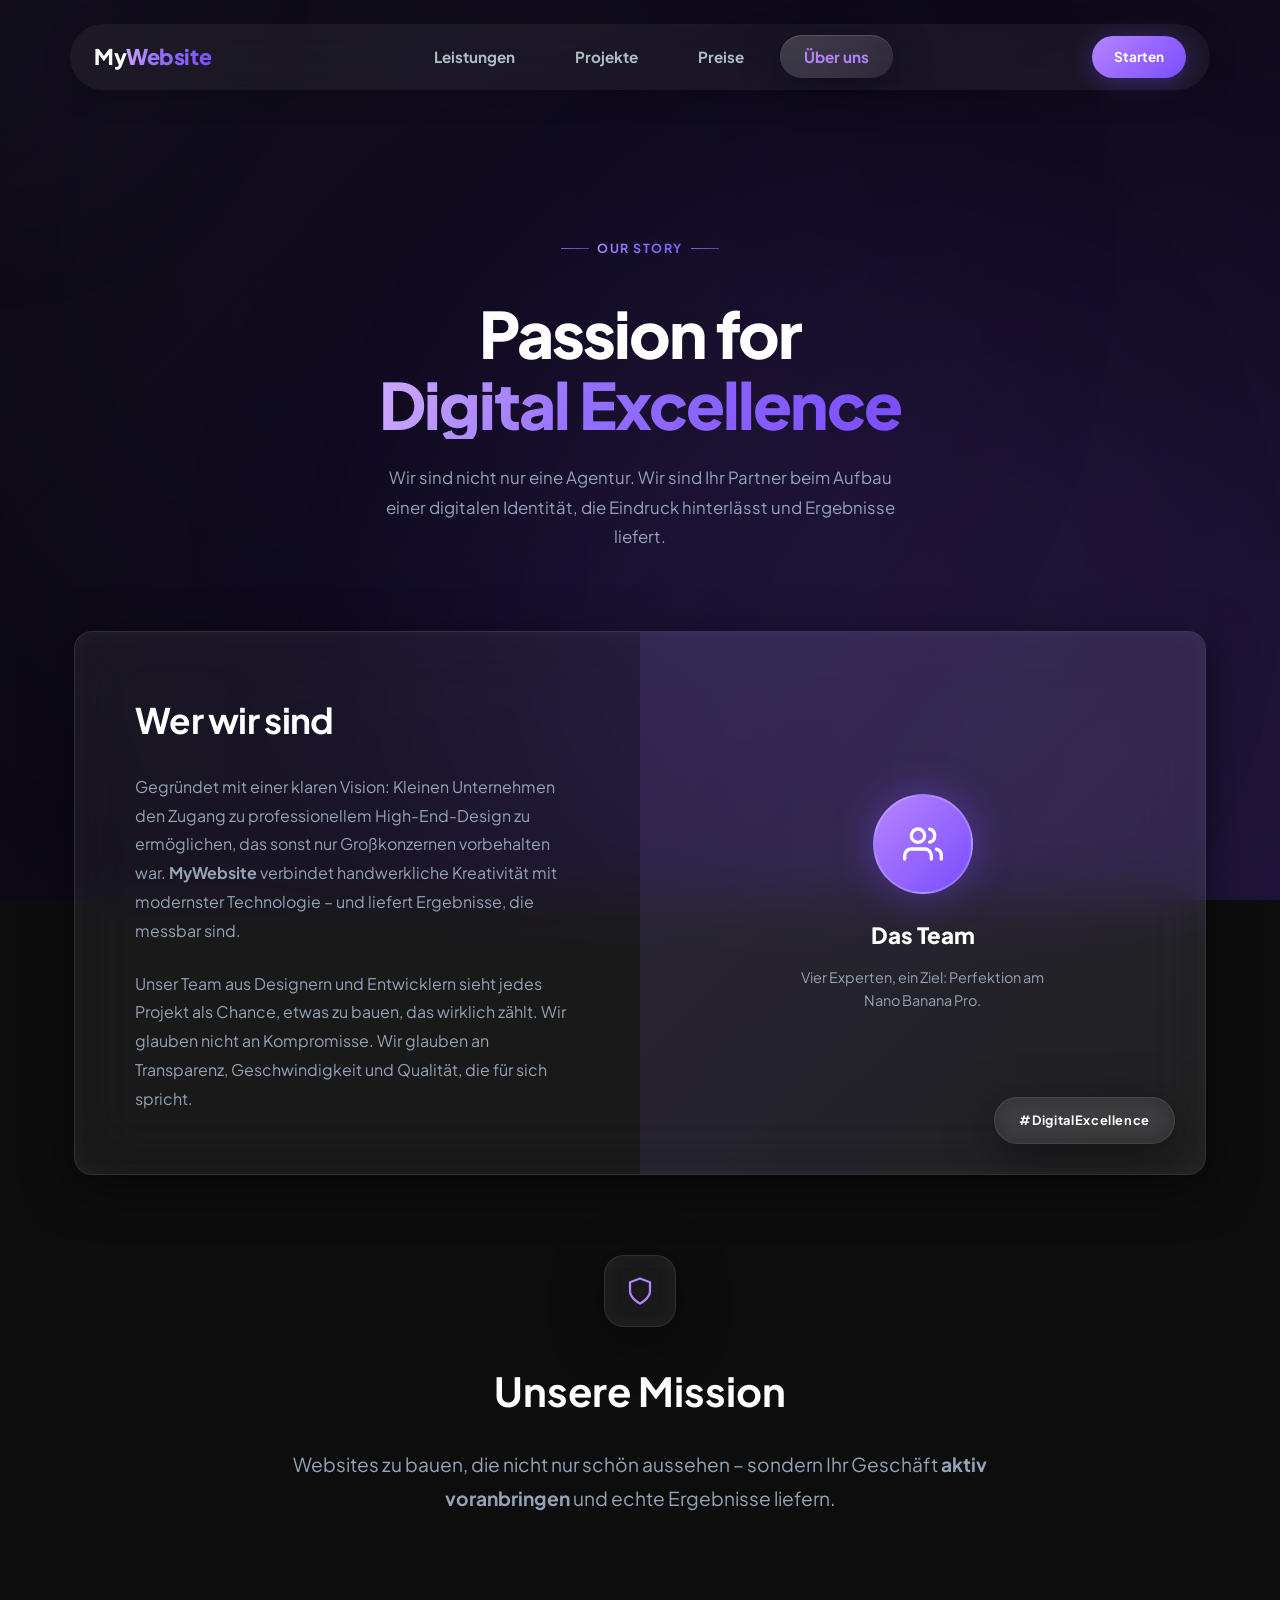
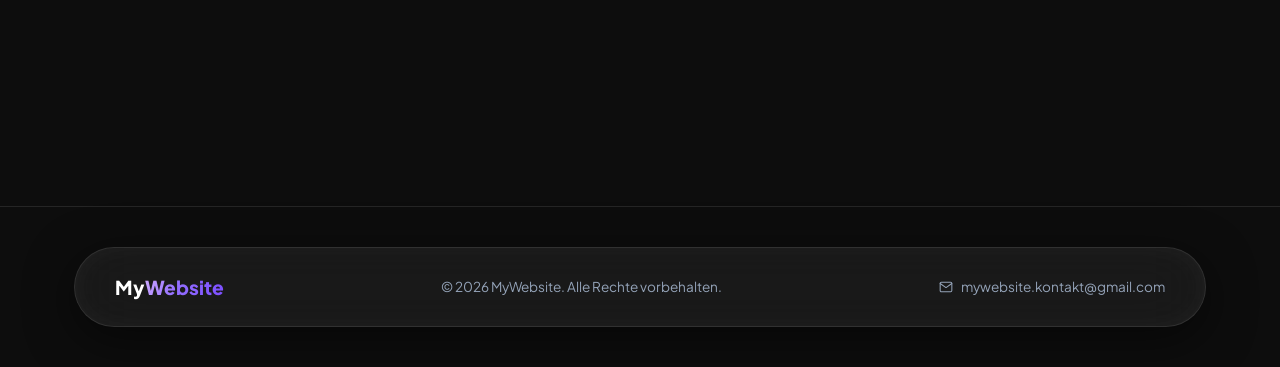
<file: about.html>
<!DOCTYPE html>
<html lang="de">
<head>
  <meta charset="UTF-8" />
  <meta name="viewport" content="width=device-width, initial-scale=1.0" />
  <meta name="description" content="Erfahren Sie mehr über MyWebsite – Ihr Partner für professionelles Webdesign." />
  <title>About Us — MyWebsite</title>

  <!-- Fonts -->
  <link rel="preconnect" href="https://fonts.googleapis.com" />
  <link rel="preconnect" href="https://fonts.gstatic.com" crossorigin />

  <!-- Stylesheet (Same as main site) -->
  <link rel="stylesheet" href="css/style.css?v=2.0" />
</head>
<body class="subpage about-page">

  <!-- ── Ambient Background (Liquid Aurora) ────────────────── -->
  <div class="ambient-layer" aria-hidden="true">
    <div class="ambient-shape ambient-shape-1"></div>
    <div class="ambient-shape ambient-shape-2"></div>
    <div class="ambient-shape ambient-shape-3"></div>
  </div>
  <div class="mouse-glow" id="mouseGlow" aria-hidden="true"></div>

  <!-- ══════════════════════════════════════════════════════════
       NAVIGATION
       ══════════════════════════════════════════════════════════ -->
  <nav class="navbar" id="navbar">
    <div class="container">
      <a class="nav-logo" href="index.html">
        My<span>Website</span>
      </a>

      <ul class="nav-links" role="list">
        <div class="nav-indicator" id="navIndicator"></div>
        <li><a href="index.html#features">Leistungen</a></li>
        <li><a href="index.html#examples">Projekte</a></li>
        <li><a href="index.html#contact">Preise</a></li>
        <li><a href="about.html" style="color:var(--primary-light)">Über uns</a></li>
      </ul>

      <div class="nav-actions">
        <a class="btn btn-primary" href="index.html#contact">Starten</a>
        <button class="nav-hamburger" id="hamburger" aria-label="Menü öffnen">
          <span></span><span></span><span></span>
        </button>
      </div>
    </div>
  </nav>

  <!-- ══════════════════════════════════════════════════════════
       ABOUT HERO
       ══════════════════════════════════════════════════════════ -->
  <section class="section">
    <div class="container" style="padding-top: 120px;">
      
      <div class="reveal" style="max-width: 800px; margin: 0 auto; text-align: center; margin-bottom: 80px;">
        <div class="section-label">Our Story</div>
        <h1 class="hero-title" style="margin-top:20px;">Passion for <span class="purple">Digital Excellence</span></h1>
        <p class="section-subtitle" style="margin: 20px auto 0;">
          Wir sind nicht nur eine Agentur. Wir sind Ihr Partner beim Aufbau einer 
          digitalen Identität, die Eindruck hinterlässt und Ergebnisse liefert.
        </p>
      </div>

      <!-- Main Story Card -->
      <div class="glass-card reveal reveal-delay-2" style="overflow: hidden; margin-bottom: 80px;">
        <div style="display: grid; grid-template-columns: 1fr 1fr; gap: 0; align-items: stretch;">
          
          <div style="padding: 60px;">
            <h2 style="font-size: 2.2rem; margin-bottom: 24px; color: #fff; letter-spacing: -0.02em;">Wer wir sind</h2>
            <p style="color: var(--secondary); line-height: 1.8; margin-bottom: 24px;">
              Gegründet mit einer klaren Vision: Kleinen Unternehmen den Zugang zu professionellem High-End-Design zu ermöglichen, das sonst nur Großkonzernen vorbehalten war. <strong>MyWebsite</strong> verbindet handwerkliche Kreativität mit modernster Technologie – und liefert Ergebnisse, die messbar sind.
            </p>
            <p style="color: var(--secondary); line-height: 1.8; margin-bottom: 0;">
              Unser Team aus Designern und Entwicklern sieht jedes Projekt als Chance, etwas zu bauen, das wirklich zählt. Wir glauben nicht an Kompromisse. Wir glauben an Transparenz, Geschwindigkeit und Qualität, die für sich spricht.
            </p>
          </div>

          <!-- Team Visualization -->
          <div style="position: relative; background: rgba(255,255,255,0.03); min-height: 400px; display: flex; align-items: center; justify-content: center; overflow: hidden;">
            <div style="position: absolute; inset: 0; background: linear-gradient(135deg, rgba(124,77,255,0.1) 0%, transparent 100%);"></div>
            
            <!-- Graphic Element representing the team -->
            <div style="text-align: center; z-index: 1; padding: 40px;">
               <div style="width: 100px; height: 100px; background: var(--grad-primary); border-radius: 50%; display: flex; align-items: center; justify-content: center; margin: 0 auto 24px; box-shadow: 0 0 40px rgba(124,77,255,0.4); border: 2px solid rgba(255,255,255,0.2);">
                  <svg width="40" height="40" viewBox="0 0 24 24" fill="none" stroke="#fff" stroke-width="2" stroke-linecap="round" stroke-linejoin="round">
                    <path d="M17 21v-2a4 4 0 0 0-4-4H5a4 4 0 0 0-4 4v2"/><circle cx="9" cy="7" r="4"/><path d="M23 21v-2a4 4 0 0 0-3-3.87"/><path d="M16 3.13a4 4 0 0 1 0 7.75"/>
                  </svg>
               </div>
               <h3 style="color:#fff; font-size: 1.4rem; margin-bottom: 12px; font-weight: 800;">Das Team</h3>
               <p style="font-size: 0.9rem; color: var(--secondary); max-width: 260px; margin: 0 auto; line-height: 1.6;">
                 Vier Experten, ein Ziel: Perfektion am Nano Banana Pro.
               </p>
            </div>
            
            <div style="position: absolute; bottom: 30px; right: 30px; background: var(--glass-bg); backdrop-filter: blur(14px); -webkit-backdrop-filter: blur(14px); padding: 12px 24px; border-radius: 50px; border: 1px solid var(--glass-border); font-size: 0.8rem; color: #fff; font-weight: 700; letter-spacing: 0.05em; box-shadow: var(--shadow);">
              #DigitalExcellence
            </div>
          </div>
        </div>
      </div>

      <!-- Mission Section -->
      <div style="text-align: center; margin-bottom: 120px;" class="reveal reveal-delay-3">
        <div style="width: 72px; height: 72px; background: var(--glass-bg); border-radius: 20px; border: 1px solid var(--glass-border); backdrop-filter: blur(10px); -webkit-backdrop-filter: blur(10px); display: flex; align-items: center; justify-content: center; margin: 0 auto 32px; color: var(--primary-light); box-shadow: var(--shadow), var(--glass-glow);">
            <svg width="30" height="30" viewBox="0 0 24 24" fill="none" stroke="currentColor" stroke-width="1.8" stroke-linecap="round" stroke-linejoin="round">
              <path d="M12 22s8-4 8-10V5l-8-3-8 3v7c0 6 8 10 8 10z"/>
            </svg>
        </div>
        <h2 style="font-size: 2.5rem; color: #fff; margin-bottom: 24px;">Unsere <span class="purple">Mission</span></h2>
        <p style="font-size: 1.2rem; color: var(--secondary); max-width: 700px; margin: 0 auto; line-height: 1.8;">
          Websites zu bauen, die nicht nur schön aussehen – sondern Ihr Geschäft <strong>aktiv voranbringen</strong> und echte Ergebnisse liefern.
        </p>
      </div>

    </div>
  </section>

  <!-- ══════════════════════════════════════════════════════════
       FOOTER
       ══════════════════════════════════════════════════════════ -->
  <footer class="footer">
    <div class="container">
      <div class="footer-inner">
        <div class="footer-logo">My<span>Website</span></div>
        <p class="footer-center">&copy; 2026 MyWebsite. Alle Rechte vorbehalten.</p>
        <a class="footer-email" href="mailto:mywebsite.kontakt@gmail.com" aria-label="E-Mail senden">
          <svg width="14" height="14" viewBox="0 0 24 24" fill="none" stroke="currentColor" stroke-width="1.8" stroke-linecap="round" stroke-linejoin="round" aria-hidden="true">
            <path d="M4 4h16c1.1 0 2 .9 2 2v12c0 1.1-.9 2-2 2H4c-1.1 0-2-.9-2-2V6c0-1.1.9-2 2-2z"/>
            <polyline points="22,6 12,13 2,6"/>
          </svg>
          mywebsite.kontakt@gmail.com
        </a>
      </div>
    </div>
  </footer>

  <script src="js/main.js?v=2.0"></script>
</body>
</html>
</file>
<file: css/style.css>
/* ============================================================
   MYWEBSITE — MAIN STYLESHEET
   Design System: Dark, Purple-gradient, Glassmorphism
   ============================================================ */

/* ---------- Google Fonts ---------- */
@import url('https://fonts.googleapis.com/css2?family=Plus+Jakarta+Sans:wght@300;400;500;600;700;800&display=swap');

/* ---------- CSS Custom Properties ---------- */
:root {
  --bg:            #0D0D0D;
  --text-on-bg:    #FFFFFF;
  --text-dim:      #B0BEC5;
  
  --primary:       #7B4DFF;
  --primary-light: #B584FF;
  --primary-mid:   #946FFF;
  --primary-dark:  #5B35CC;
  --primary-glow:  rgba(123,77,255,0.40);

  /* Gradient tokens: slightly cooler */
  --grad-primary:  linear-gradient(135deg, #B584FF 0%, #7B4DFF 100%);
  --grad-text:     linear-gradient(110deg, #CEAAFF 0%, #946FFF 40%, #7B4DFF 100%);
  --grad-glow:     linear-gradient(135deg, rgba(181,132,255,0.15) 0%, rgba(123,77,255,0.08) 100%);

  --secondary:     #94A3B8;
  --tertiary:      #F8FAFC;
  --glass-bg:      rgba(255,255,255,0.05);
  --glass-border:  rgba(255,255,255,0.10);
  --glass-hover:   rgba(255,255,255,0.08);
  --glass-blur:    30px;
  --glass-glow:    inset 0 0 25px rgba(255,255,255,0.04);
  
  --shadow:        0 12px 48px rgba(0,0,0,0.5);
  --radius:        18px;
  --radius-sm:     12px;
  --transition:    0.35s cubic-bezier(0.4, 0, 0.2, 1);
}




/* ---------- Reset & Base ---------- */
*, *::before, *::after { margin: 0; padding: 0; box-sizing: border-box; }

html { scroll-behavior: smooth; font-size: 16px; }

body {
  font-family: 'Plus Jakarta Sans', system-ui, -apple-system, sans-serif;
  background-color: var(--bg);
  color: var(--tertiary);
  overflow-x: hidden;
  line-height: 1.6;
}

img { max-width: 100%; display: block; }
a { text-decoration: none; color: inherit; }
ul { list-style: none; }

/* ---------- Scrollbar ---------- */
::-webkit-scrollbar { width: 6px; }
::-webkit-scrollbar-track { background: var(--bg); }
::-webkit-scrollbar-thumb {
  background: var(--grad-primary);
  border-radius: 99px;
}

/* ============================================================
   AMBIENT BACKGROUND LAYERS
   ============================================================ */

/* Canvas */
#bgCanvas {
  position: fixed;
  top: 0; left: 0;
  width: 100%; height: 100%;
  z-index: 0;
  pointer-events: none;
}

/* Drifting gradient orbs */
.bg-orb {
  position: fixed;
  border-radius: 50%;
  filter: blur(90px);
  pointer-events: none;
  z-index: 0;
  will-change: transform;
}

/* ══════════════════════════════════════════════════════════
   AMBIENT BACKGROUND (Liquid Aurora)
   ══════════════════════════════════════════════════════════ */
.ambient-layer {
  position: fixed;
  inset: 0;
  z-index: -1;
  overflow: hidden;
  /* Premium dark hypnotic gradient pulse */
  background: 
    radial-gradient(circle at 50% 50%, rgba(181,132,255,0.08) 0%, transparent 65%),
    linear-gradient(135deg, #0A0A0A 0%, #100825 50%, #0A0A0A 100%);
  background-size: 200% 200%;
  animation: center-pulse 20s ease-in-out infinite alternate;
  pointer-events: none;
}

@keyframes center-pulse {
  0%   { background-position: 0% 0%; opacity: 0.8; }
  50%  { background-position: 50% 50%; opacity: 1; }
  100% { background-position: 100% 100%; opacity: 0.9; }
}

.ambient-shape {
  position: absolute;
  border-radius: 50%;
  filter: blur(140px);
  -webkit-filter: blur(140px);
  opacity: 0.05;
  will-change: transform;
}

.ambient-shape-1 {
  width: 1000px; height: 1000px;
  background: var(--primary);
  top: -250px; left: -100px;
  opacity: 0.05;
  animation: float-slow 35s ease-in-out infinite alternate;
}

.ambient-shape-2 {
  width: 850px; height: 850px;
  background: var(--primary-light);
  bottom: -150px; right: -80px;
  opacity: 0.05;
  animation: float-slower 45s ease-in-out infinite alternate-reverse;
}

.ambient-shape-3 {
  width: 700px; height: 700px;
  background: #5B35CC;
  top: 25%; left: 30%;
  opacity: 0.045;
  animation: float-alt 38s ease-in-out infinite alternate;
}

/* Texture overlay for that premium grain feel */
.ambient-layer::after {
  content: "";
  position: absolute;
  inset: 0;
  background-image: url("data:image/svg+xml,%3Csvg viewBox='0 0 200 200' xmlns='http://www.w3.org/2000/svg'%3E%3Cfilter id='noiseFilter'%3E%3CfeTurbulence type='fractalNoise' baseFrequency='0.65' numOctaves='3' stitchTiles='stitch'/%3E%3C/filter%3E%3Crect width='100%25' height='100%25' filter='url(%23noiseFilter)'/%3E%3C/svg%3E");
  opacity: 0.02;
  mix-blend-mode: soft-light;
  pointer-events: none;
}

@keyframes float-slow {
  0%   { transform: translate(0, 0) scale(1) rotate(0deg); }
  100% { transform: translate(220px, 140px) scale(1.15) rotate(55deg); }
}

@keyframes float-slower {
  0%   { transform: translate(0, 0) scale(1) rotate(0deg); }
  100% { transform: translate(-180px, -150px) scale(1.2) rotate(-40deg); }
}

@keyframes float-alt {
  0%   { transform: translate(0, 0) scale(1); }
  100% { transform: translate(-130px, 180px) scale(0.9); }
}


/* Mouse spotlight glow following cursor */
.mouse-glow {
  position: fixed;
  top: 0; left: 0;
  width: 60vw; height: 60vw;
  max-width: 600px;
  max-height: 600px;
  background: radial-gradient(circle at center, rgba(124,77,255,0.06) 0%, transparent 70%);
  border-radius: 50%;
  pointer-events: none;
  z-index: 0;
  transform: translate(-50%, -50%);
  opacity: 0;
  transition: opacity 0.8s ease;
  will-change: transform;
  filter: blur(40px);
}

/* ============================================================
   GRADIENT TEXT UTILITY
   ============================================================ */
.grad-text {
  background: var(--grad-text);
  -webkit-background-clip: text;
  -webkit-text-fill-color: transparent;
  background-clip: text;
}

/* ============================================================
   LAYOUT UTILITIES
   ============================================================ */
.container {
  max-width: 1180px;
  margin: 0 auto;
  padding: 0 24px;
}

.section {
  position: relative;
  z-index: 1;
  padding: 110px 0;
}

.section-label {
  display: inline-flex;
  align-items: center;
  gap: 8px;
  font-size: 0.78rem;
  font-weight: 700;
  letter-spacing: 0.12em;
  text-transform: uppercase;
  background: var(--grad-text);
  -webkit-background-clip: text;
  -webkit-text-fill-color: transparent;
  background-clip: text;
  margin-bottom: 20px;
}

.section-label::before,
.section-label::after {
  content: '';
  display: block;
  width: 28px;
  height: 1px;
  background: var(--grad-primary);
  opacity: 0.7;
  /* Text-fill workaround for pseudo elements */
  -webkit-text-fill-color: initial;
}

.section-title {
  font-size: clamp(2.2rem, 5vw, 3.4rem);
  font-weight: 800;
  line-height: 1.1;
  letter-spacing: -0.03em; /* Tighter letter-spacing for modern look */
  color: var(--text-on-bg);
  margin-bottom: 16px;
}

.section-title span {
  background: var(--grad-text);
  -webkit-background-clip: text;
  -webkit-text-fill-color: transparent;
  background-clip: text;
}

.section-subtitle {
  font-size: 1.05rem;
  color: var(--secondary);
  max-width: 540px;
  line-height: 1.75;
}

/* ============================================================
   GLASSMORPHISM CARD
   ============================================================ */
.glass-card {
  background: var(--glass-bg);
  border: 1px solid var(--glass-border);
  border-radius: var(--radius);
  backdrop-filter: blur(var(--glass-blur));
  -webkit-backdrop-filter: blur(var(--glass-blur));
  box-shadow: var(--shadow), var(--glass-glow);
  transition: all var(--transition);
}

.glass-card:hover {
  background: var(--glass-hover);
  transform: translateY(-5px);
  box-shadow: 0 20px 52px rgba(0,0,0,0.45), var(--glass-glow);
  border-color: rgba(192,132,255,0.22);
}

/* ============================================================
   BUTTONS
   ============================================================ */
.btn {
  display: inline-flex;
  align-items: center;
  gap: 8px;
  padding: 14px 30px;
  border-radius: 50px;
  font-family: inherit;
  font-size: 0.95rem;
  font-weight: 700;
  cursor: pointer;
  border: 1px solid var(--glass-border);
  transition: all var(--transition);
  white-space: nowrap;
  position: relative;
  overflow: hidden;
  backdrop-filter: blur(12px);
  -webkit-backdrop-filter: blur(12px);
}

.btn-primary {
  background: var(--grad-primary);
  color: #fff;
  border: none;
  box-shadow: 0 4px 24px rgba(124,77,255,0.35);
}

.btn-primary:hover {
  transform: translateY(-2px) scale(1.03);
  box-shadow: 0 10px 38px rgba(124,77,255,0.55), 0 0 0 5px rgba(192,132,255,0.12);
}

.btn-secondary {
  background: var(--glass-bg);
  color: var(--text-on-bg);
  box-shadow: var(--shadow), var(--glass-glow);
}

.btn-secondary:hover {
  background: var(--glass-hover);
  border-color: var(--primary-light);
  transform: translateY(-2px);
  box-shadow: 0 10px 30px rgba(0,0,0,0.4), var(--glass-glow);
}

/* ============================================================
   NAVIGATION
   ============================================================ */
.navbar {
  position: fixed;
  top: 24px;
  left: 50%;
  transform: translateX(-50%);
  width: calc(100% - 40px);
  max-width: 1140px;
  z-index: 999;
  padding: 12px 0;
  transition: all 0.4s cubic-bezier(0.4, 0, 0.2, 1);
  
  background: var(--glass-bg);
  backdrop-filter: blur(var(--glass-blur));
  -webkit-backdrop-filter: blur(var(--glass-blur));
  
  border: none;
  border-radius: 100px;
  box-shadow: 0 4px 30px rgba(0, 0, 0, 0.2);
}

.navbar.scrolled {
  top: 12px;
  padding: 10px 0;
  background: rgba(255, 255, 255, 0.045);
  border: none;
  box-shadow: 0 15px 50px rgba(0, 0, 0, 0.4);
}

.navbar .container {
  display: flex;
  align-items: center;
  justify-content: space-between;
}

.nav-logo {
  font-size: 1.35rem;
  font-weight: 900;
  color: var(--text-on-bg);
  letter-spacing: -0.02em;
}

.nav-logo span {
  background: var(--grad-text);
  -webkit-background-clip: text;
  -webkit-text-fill-color: transparent;
  background-clip: text;
}

.nav-links {
  display: flex;
  align-items: center;
  gap: 12px;
  position: relative;
  padding: 4px;
  border-radius: 14px;
}

.nav-links a {
  font-size: 0.95rem;
  font-weight: 700;
  color: var(--text-dim);
  transition: color var(--transition);
  text-decoration: none;
  padding: 12px 24px;
  border-radius: 99px;
  position: relative;
  z-index: 1;
}

.nav-indicator {
  position: absolute;
  height: calc(100% - 12px);
  background: linear-gradient(135deg, rgba(255,255,255,0.16) 0%, rgba(255,255,255,0.08) 100%);
  backdrop-filter: blur(32px);
  -webkit-backdrop-filter: blur(32px);
  border: none;
  border-radius: 99px;
  z-index: 0;
  transition: all 0.45s cubic-bezier(0.2, 1, 0.2, 1.12);
  pointer-events: none;
  opacity: 0;
  box-shadow: 
    inset 0 1px 1px rgba(255,255,255,0.15),
    0 10px 40px rgba(0,0,0,0.4);
}

.nav-links a:hover,
.nav-links a.active { 
  color: #fff; 
}

/* Remove old underline */
.nav-links a::after { display: none !important; }

.nav-actions { display: flex; align-items: center; gap: 12px; }

/* Compact button for navbar */
.navbar .btn {
  padding: 10px 22px;
  font-size: 0.85rem;
}

/* Hamburger */
.nav-hamburger {
  display: none;
  flex-direction: column;
  gap: 5px;
  cursor: pointer;
  background: none;
  border: none;
  padding: 4px;
}

.nav-hamburger span {
  display: block;
  width: 24px;
  height: 2px;
  background: var(--text-on-bg);
  border-radius: 2px;
  transition: all var(--transition);
}

.nav-hamburger.open span:nth-child(1) { transform: translateY(7px) rotate(45deg); }
.nav-hamburger.open span:nth-child(2) { opacity: 0; }
.nav-hamburger.open span:nth-child(3) { transform: translateY(-7px) rotate(-45deg); }

/* Mobile menu */
.mobile-menu {
  display: flex;
  position: fixed;
  top: 0; left: 0;
  width: 100%; height: 100%;
  background: rgba(10,10,10,0.92);
  backdrop-filter: blur(var(--glass-blur));
  -webkit-backdrop-filter: blur(var(--glass-blur));
  z-index: 1001; 
  flex-direction: column;
  align-items: center;
  justify-content: center;
  gap: 36px;
  opacity: 0;
  visibility: hidden;
  transform: scale(1.1);
  transition: opacity 0.4s ease, transform 0.4s cubic-bezier(0.2, 0.8, 0.2, 1), visibility 0.4s;
  pointer-events: none;
}

.mobile-menu.open {
  display: flex;
  opacity: 1;
  transform: translateY(0);
}

.mobile-menu a {
  font-size: 1.6rem;
  font-weight: 800;
  color: #fff;
  transition: color var(--transition);
}

.mobile-menu a:hover { color: var(--primary-light); }

/* ============================================================
   HERO SECTION
   ============================================================ */
.hero {
  min-height: 100vh;
  display: flex;
  align-items: center;
  position: relative;
  overflow: hidden;
  padding-top: 100px;
}

/* Animated radial glow */
.hero-glow {
  position: absolute;
  top: 50%; left: 50%;
  transform: translate(-50%, -50%);
  width: 780px; height: 780px;
  background: radial-gradient(circle,
    rgba(192,132,255,0.14) 0%,
    rgba(124,77,255,0.10) 35%,
    transparent 70%);
  border-radius: 50%;
  pointer-events: none;
  animation: glow-pulse 7s ease-in-out infinite alternate;
}

@keyframes glow-pulse {
  from { opacity: 0.55; transform: translate(-50%,-50%) scale(0.92); }
  to   { opacity: 1;    transform: translate(-50%,-50%) scale(1.06); }
}

.hero-inner {
  display: grid;
  grid-template-columns: 1fr 1fr;
  gap: 60px;
  align-items: center;
  width: 100%;
}

/* Badge */
.hero-badge {
  display: inline-flex;
  align-items: center;
  gap: 8px;
  padding: 7px 18px;
  border-radius: 50px;
  background: var(--glass-bg);
  backdrop-filter: blur(var(--glass-blur));
  -webkit-backdrop-filter: blur(var(--glass-blur));
  border: 1px solid var(--glass-border);
  box-shadow: var(--shadow), var(--glass-glow);
  font-size: 0.8rem;
  font-weight: 700;
  letter-spacing: 0.06em;
  margin-bottom: 28px;
  color: var(--primary-mid);
}

.hero-badge-text {
  background: var(--grad-text);
  -webkit-background-clip: text;
  -webkit-text-fill-color: transparent;
  background-clip: text;
}

.hero-title {
  font-size: clamp(2.6rem, 5vw, 4rem);
  font-weight: 900;
  line-height: 1.1;
  color: var(--text-on-bg);
  margin-bottom: 24px;
  letter-spacing: -0.03em;
}

.hero-title .purple {
  background: var(--grad-text);
  -webkit-background-clip: text;
  -webkit-text-fill-color: transparent;
  background-clip: text;
  display: inline-block;
}

.hero-subtitle {
  font-size: 1.1rem;
  color: var(--secondary);
  line-height: 1.75;
  margin-bottom: 40px;
  max-width: 480px;
}

.hero-actions {
  display: flex;
  gap: 14px;
  flex-wrap: wrap;
}

/* Floating UI Mockup */
.hero-visual {
  position: relative;
  display: flex;
  justify-content: center;
  align-items: center;
  perspective: 1200px;
}

.hero-mockup-wrapper {
  width: 100%;
  max-width: 440px;
  animation: float 8s ease-in-out infinite;
}

.hero-mockup {
  width: 100%;
  border-radius: var(--radius);
  background: var(--glass-bg);
  border: 1px solid var(--glass-border);
  backdrop-filter: blur(var(--glass-blur));
  -webkit-backdrop-filter: blur(var(--glass-blur));
  box-shadow: var(--shadow), var(--glass-glow);
  overflow: hidden;
  transform-style: preserve-3d;
  
  /* Tilt variables updated via JS */
  --tilt-x: 0deg;
  --tilt-y: 0deg;
  transform: rotateX(var(--tilt-x)) rotateY(var(--tilt-y));
  transition: transform 0.2s cubic-bezier(0.2, 0.8, 0.2, 1);
  will-change: transform;
}

@keyframes float {
  0%, 100% { transform: translateY(0px) rotate(0deg); }
  33%       { transform: translateY(-10px) rotate(0.5deg); }
  66%       { transform: translateY(-5px) rotate(-0.5deg); }
}

.mockup-bar {
  display: flex;
  align-items: center;
  gap: 8px;
  padding: 12px 18px;
  border-bottom: 1px solid rgba(255,255,255,0.08);
  background: rgba(255,255,255,0.03);
}

.mockup-dot { width: 10px; height: 10px; border-radius: 50%; }
.mockup-dot:nth-child(1) { background: #FF5F57; }
.mockup-dot:nth-child(2) { background: #FEBC2E; }
.mockup-dot:nth-child(3) { background: #28C840; }

.mockup-url {
  flex: 1;
  background: rgba(255,255,255,0.05);
  border: 1px solid rgba(255,255,255,0.08);
  border-radius: 6px;
  padding: 5px 12px;
  font-size: 0.72rem;
  color: var(--secondary);
  text-align: center;
  margin-left: 8px;
}

.mockup-body { padding: 24px; }

.mockup-hero-bar {
  width: 60%; height: 14px;
  border-radius: 99px;
  background: var(--grad-primary);
  margin-bottom: 12px;
}

.mockup-sub-bar {
  width: 85%; height: 8px;
  border-radius: 99px;
  background: rgba(255,255,255,0.08);
  margin-bottom: 6px;
}

.mockup-sub-bar.short { width: 55%; }

.mockup-cards {
  display: grid;
  grid-template-columns: 1fr 1fr;
  gap: 10px;
  margin-top: 20px;
}

.mockup-card-item {
  border-radius: 12px;
  background: var(--glass-bg);
  backdrop-filter: blur(var(--glass-blur));
  -webkit-backdrop-filter: blur(var(--glass-blur));
  border: 1px solid var(--glass-border);
  box-shadow: var(--shadow), var(--glass-glow);
  height: 64px;
  display: flex;
  align-items: center;
  justify-content: center;
}

.mockup-card-item .mini-icon {
  width: 28px; height: 28px;
  border-radius: 8px;
  background: var(--grad-primary);
  opacity: 0.7;
}

.mockup-btn-row { margin-top: 18px; display: flex; gap: 8px; }

.mockup-btn-pill {
  height: 30px;
  border-radius: 99px;
  background: var(--grad-primary);
  width: 100px;
}

.mockup-btn-pill.outline {
  background: transparent;
  border: 1px solid rgba(192,132,255,0.25);
  width: 80px;
}

/* Scroll indicator */
.scroll-indicator {
  position: absolute;
  bottom: 36px;
  left: 50%;
  transform: translateX(-50%);
  display: flex;
  flex-direction: column;
  align-items: center;
  gap: 6px;
  padding: 12px 16px;
  border-radius: 40px;
  background: var(--glass-bg);
  backdrop-filter: blur(var(--glass-blur));
  -webkit-backdrop-filter: blur(var(--glass-blur));
  border: 1px solid var(--glass-border);
  color: var(--secondary);
  font-size: 0.72rem;
  font-weight: 600;
  letter-spacing: 0.1em;
  text-transform: uppercase;
  opacity: 0.5;
  animation: bob 2.5s ease-in-out infinite;
}

@keyframes bob {
  0%, 100% { transform: translateX(-50%) translateY(0); }
  50%       { transform: translateX(-50%) translateY(7px); }
}

/* ============================================================
   FEATURES (What We Do)
   ============================================================ */
.features {
  position: relative;
  /* Masking creates a perfect feather at top and bottom of background effects */
  -webkit-mask-image: linear-gradient(to bottom, transparent, black 15%, black 85%, transparent);
  mask-image: linear-gradient(to bottom, transparent, black 15%, black 85%, transparent);
  padding: 120px 0;
}

.features::before {
  content: '';
  position: absolute;
  inset: -100px 0; /* Bleed out to ensure no clipping */
  z-index: -1;
  opacity: 0;
  transition: opacity 1.2s cubic-bezier(0.4, 0, 0.2, 1);
  pointer-events: none;
}

.features.state-manual::before {
  opacity: 0; /* Background remains neutral as requested */
}

.features.state-autopilot::before {
  opacity: 1;
  background: radial-gradient(circle at 50% 100%, rgba(124,77,255,0.12) 0%, transparent 80%);
}

/* Solutions Section Header & Toggle */
.toggle-main-heading {
  display: flex;
  align-items: center;
  justify-content: center;
  gap: 24px;
  margin-top: 20px;
  font-size: clamp(1.8rem, 5vw, 3.2rem);
  font-weight: 900;
  line-height: 1.1;
  color: var(--text-on-bg);
}

.toggle-label-text {
  transition: all var(--transition);
  opacity: 0.35;
  flex: 1; /* Automatically balance space */
  min-width: 120px;
}

.manual-label {
  text-align: right;
}

.autopilot-label {
  text-align: left;
}

.toggle-label-text.active {
  opacity: 1;
}

.toggle-main-heading .autopilot-label.active {
  background: var(--grad-text);
  -webkit-background-clip: text;
  -webkit-text-fill-color: transparent;
  background-clip: text;
  filter: drop-shadow(0 0 15px rgba(192,132,255,0.5));
}

/* Nexus Switch Style */
.nexus-switch {
  position: relative;
  display: inline-block;
  width: 90px;
  height: 46px;
  flex-shrink: 0;
}

.nexus-switch input { opacity: 0; width: 0; height: 0; }

.nexus-slider {
  position: absolute;
  cursor: pointer;
  inset: 0;
  background: rgba(255,255,255,0.05);
  border: 1px solid rgba(255,255,255,0.1);
  transition: .4s cubic-bezier(0.4, 0, 0.2, 1);
  border-radius: 50px;
  backdrop-filter: blur(5px);
}

.nexus-slider:before {
  position: absolute;
  content: "";
  height: 36px;
  width: 36px;
  left: 4px;
  top: 4px;
  background: var(--grad-primary);
  transition: .5s cubic-bezier(0.68, -0.6, 0.32, 1.6); /* Bouncier & smoother */
  border-radius: 50%;
  box-shadow: 0 0 20px rgba(124,77,255,0.45);
}

input:checked + .nexus-slider {
  background: rgba(124,77,255,0.15);
  border-color: var(--primary-mid);
}

input:checked + .nexus-slider:before {
  transform: translateX(44px);
}

/* Solutions List */
.solutions-container {
  max-width: 860px;
  margin: 64px auto 0;
  position: relative;
  min-height: 480px;
}

.solutions-set {
  display: flex;
  flex-direction: column;
  gap: 16px;
  width: 100%;
}

.solution-item {
  display: flex;
  align-items: center;
  gap: 28px;
  padding: 24px 32px;
  text-align: left;
  border-radius: 20px;
  transition: all 0.6s cubic-bezier(0.34, 1.56, 0.64, 1);
  will-change: transform, opacity, filter;
}

/* Staggered entry from right or left depending on state */
.solutions-set .solution-item:nth-child(1) { transition-delay: 0.05s; }
.solutions-set .solution-item:nth-child(2) { transition-delay: 0.15s; }
.solutions-set .solution-item:nth-child(3) { transition-delay: 0.25s; }

.solution-set-hidden {
  position: absolute;
  top: 0; left: 0;
  opacity: 0;
  pointer-events: none;
  visibility: hidden;
}

.solution-set-hidden .solution-item {
  opacity: 0;
  transform: translateY(15px) scale(0.96);
  filter: blur(10px);
}

.solution-status {
  width: 110px;
  font-size: 0.72rem;
  font-weight: 800;
  text-transform: uppercase;
  letter-spacing: 0.1em;
  flex-shrink: 0;
}

.status-pending { color: #FF5F57; opacity: 0.8; }
.status-complete { 
  color: #28C840; 
  display: flex;
  align-items: center;
  gap: 6px;
}
.status-complete::before {
  content: '✓';
  font-size: 1rem;
}

.solution-info { flex: 1; }

.solution-item-title { 
  font-size: 1.15rem; 
  font-weight: 800;
  color: #fff; 
  margin-bottom: 6px; 
}

.solution-item-desc { 
  font-size: 0.9rem; 
  color: var(--secondary); 
  line-height: 1.6; 
}

.solution-tag {
  font-size: 0.7rem;
  font-weight: 800;
  padding: 6px 14px;
  border-radius: 50px;
  background: rgba(255,255,255,0.06);
  color: var(--secondary);
  text-transform: uppercase;
  letter-spacing: 0.05em;
}

.tag-success {
  background: rgba(40, 200, 64, 0.12);
  color: #28C840;
  border: 1px solid rgba(40, 200, 64, 0.15);
}

.solution-item.highlight {
  border-color: rgba(124,77,255,0.22);
}

/* In manual state, cards get a subtle red accent */
.state-manual .solution-item {
  border: 1px solid rgba(255, 95, 87, 0.2);
  background: rgba(255, 95, 87, 0.03);
  box-shadow: 0 4px 20px rgba(255, 95, 87, 0.05);
}

/* In autopilot state, cards get a premium green accent */
.state-autopilot .solution-item {
  border: 1px solid rgba(40, 200, 64, 0.25);
  background: rgba(40, 200, 64, 0.04);
  box-shadow: 0 4px 24px rgba(40, 200, 64, 0.08);
}

.solution-item.highlight:hover {
  border-color: var(--primary-mid);
  transform: translateX(8px);
  background: rgba(124,77,255,0.06);
}

/* Minimalist Full-Page Confetti */
.confetti-piece-full {
  position: fixed;
  width: 3px; height: 14px;
  background: var(--primary-light);
  border-radius: 4px;
  pointer-events: none;
  z-index: 10001;
  opacity: 0;
  will-change: transform, opacity;
  top: -20px;
}

@keyframes confetti-fall {
  0% { transform: translateY(0) rotate(0deg); opacity: 0; }
  15% { opacity: 1; }
  85% { opacity: 1; }
  100% { transform: translate(var(--dx), 105vh) rotate(var(--dr)); opacity: 0; }
}

@media (max-width: 768px) {
  .toggle-main-heading { gap: 16px; }
  .solution-item { flex-direction: column; align-items: flex-start; gap: 16px; padding: 24px; }
  .solution-status { width: auto; }
  .solution-item.highlight:hover { transform: translateY(-5px); }
}

.feature-card:hover .feature-icon {
  background: linear-gradient(135deg, rgba(192,132,255,0.28) 0%, rgba(124,77,255,0.18) 100%);
  transform: scale(1.1);
  box-shadow: 0 0 22px rgba(124,77,255,0.30);
  color: #fff;
}

.feature-card:hover .feature-icon svg {
  filter: drop-shadow(0 0 6px rgba(192,132,255,0.6));
}

.feature-title {
  font-size: 1.05rem;
  font-weight: 800;
  color: var(--text-on-bg);
}

.feature-desc {
  font-size: 0.88rem;
  color: var(--secondary);
  line-height: 1.7;
}

/* ============================================================
   EXAMPLES SECTION
   ============================================================ */
.examples-header {
  display: flex;
  align-items: flex-end;
  justify-content: space-between;
  margin-bottom: 48px;
  gap: 24px;
  flex-wrap: wrap;
}

.browser-window {
  border-radius: var(--radius);
  overflow: hidden;
  background: var(--glass-bg);
  backdrop-filter: blur(var(--glass-blur));
  -webkit-backdrop-filter: blur(var(--glass-blur));
  border: 1px solid var(--glass-border);
  box-shadow: var(--shadow), var(--glass-glow);
}

.browser-chrome {
  display: flex;
  align-items: center;
  gap: 8px;
  padding: 13px 18px;
  background: rgba(255,255,255,0.03);
  backdrop-filter: blur(var(--glass-blur));
  -webkit-backdrop-filter: blur(var(--glass-blur));
  border-bottom: 1px solid var(--glass-border);
}

.browser-dot { width: 11px; height: 11px; border-radius: 50%; flex-shrink: 0; }
.browser-dot.red    { background: #FF5F57; }
.browser-dot.yellow { background: #EAB308; }
.browser-dot.green  { background: #28C840; }

.browser-url {
  flex: 1;
  background: rgba(255,255,255,0.06);
  border: 1px solid rgba(255,255,255,0.09);
  border-radius: 8px;
  padding: 5px 14px;
  font-size: 0.76rem;
  color: var(--secondary);
  display: flex;
  align-items: center;
  gap: 6px;
  margin: 0 12px;
}

.browser-url svg { opacity: 0.5; }

.browser-actions { display: flex; gap: 10px; opacity: 0.6; }

.browser-actions button {
  background: none;
  border: none;
  font-size: 0.82rem;
  color: var(--secondary);
  cursor: pointer;
  padding: 2px 5px;
  border-radius: 4px;
  transition: color var(--transition), background var(--transition), opacity var(--transition);
  line-height: 1;
}

.browser-actions button:hover {
  color: #fff;
  background: rgba(255,255,255,0.08);
}

/* ── FULLSCREEN MODE ─────────────────────────────────────── */
body.browser-fullscreen {
  overflow: hidden;
}

/* Dim backdrop behind fullscreen window */
body.browser-fullscreen::before {
  content: '';
  position: fixed;
  inset: 0;
  background: rgba(0,0,0,0.75);
  backdrop-filter: blur(6px);
  z-index: 9990;
}

/* Expand the browser window to full viewport */
body.browser-fullscreen .browser-window {
  position: fixed;
  inset: 20px;                         /* 20px margin all around */
  z-index: 9991;
  border-radius: var(--radius);
  display: flex;
  flex-direction: column;
  box-shadow: 0 32px 100px rgba(0,0,0,0.8), 0 0 0 1px rgba(192,132,255,0.2);
  animation: fs-in 0.28s cubic-bezier(0.34, 1.56, 0.64, 1);
}

@keyframes fs-in {
  from { transform: scale(0.96); opacity: 0.6; }
  to   { transform: scale(1);    opacity: 1; }
}

/* Stretch browser body to fill remaining space */
body.browser-fullscreen .browser-body {
  flex: 1;
  height: auto !important;
}

/* Show/hide the right buttons */
body.browser-fullscreen #browserFullscreen { display: none !important; }
body.browser-fullscreen #browserClose      { display: block !important; }
#browserClose { color: #ff7070 !important; }

.browser-body {
  height: 520px;
  overflow: hidden;
  position: relative;
  background: #0a0a0a;
  /* Disable interaction when parent says so (during fast scroll) */
  pointer-events: auto;
}

/* Overlay to prevent scroll hijacking — Show pointer everywhere */
.browser-interaction-overlay {
  position: absolute;
  inset: 0;
  z-index: 5;
  cursor: pointer; /* Hand cursor signals clickability */
  transition: opacity 0.3s ease;
  pointer-events: auto;
}

body.is-scrolling .browser-interaction-overlay {
  display: block !important;
  opacity: 1 !important;
}

.browser-body.active .browser-interaction-overlay {
  display: none;
}

/* Hint that appears to explain click-to-activate — Premium Frosted Glass Look */
.interaction-hint {
  position: absolute;
  top: 50%; left: 50%;
  transform: translate(-50%, -50%) scale(0.9);
  background: var(--glass-bg);
  color: #fff;
  padding: 16px 36px;
  border-radius: 50px;
  font-size: 0.95rem;
  font-weight: 700;
  letter-spacing: 0.5px;
  opacity: 1; 
  pointer-events: none; 
  white-space: nowrap;
  z-index: 10;
  
  backdrop-filter: blur(var(--glass-blur));
  -webkit-backdrop-filter: blur(var(--glass-blur));
  border: 1px solid var(--glass-border);
  box-shadow: var(--shadow), var(--glass-glow);
  transition: transform 0.45s cubic-bezier(0.34, 1.56, 0.64, 1), box-shadow 0.4s ease, background 0.3s ease, border-color 0.3s ease;
}

/* Trigger the 'glow and grow' animation when hovering anywhere in the browser area */
.browser-body:not(.active):hover .interaction-hint {
  transform: translate(-50%, -50%) scale(1.08);
  background: linear-gradient(135deg, rgba(124,77,255,0.3) 0%, rgba(192,132,255,0.3) 100%);
  border-color: rgba(255,255,255,0.35);
  box-shadow: 0 20px 60px rgba(124,77,255,0.4), 0 0 35px rgba(192,132,255,0.3);
}

/* Scale wrapper: always 1440px wide, scaled down by JS to fit the container */
.iframe-scale-wrap {
  width: 1440px;
  height: 960px;          /* tall enough to fill scaled container */
  transform-origin: top left;
  position: absolute;
  top: 0; left: 0;
  /* JS writes transform: scale(X) here at runtime */
}

.iframe-scale-wrap iframe {
  width: 100%;
  height: 100%;
  border: none;
  display: block;
}

.placeholder-screen {
  width: 100%; height: 100%;
  display: flex;
  flex-direction: column;
  align-items: center;
  justify-content: center;
  gap: 16px;
  background: linear-gradient(135deg, #0d0d19 0%, #0D0D0D 100%);
  color: var(--secondary);
}

.placeholder-screen .ph-icon {
  opacity: 0.25;
  color: var(--primary-light);
}

.placeholder-screen .ph-icon svg {
  width: 56px; height: 56px;
  stroke: currentColor;
}

.placeholder-screen p { font-size: 0.9rem; opacity: 0.5; font-weight: 600; }

/* iFrame blocked fallback */
.iframe-blocked {
  display: none;
  position: absolute;
  inset: 0;
  width: 1440px;
  height: 960px;
  background: linear-gradient(135deg, #0d0d19 0%, #0D0D0D 100%);
  align-items: center;
  justify-content: center;
  z-index: 2;
}

.iframe-blocked.visible { display: flex; }

.iframe-blocked-inner {
  display: flex;
  flex-direction: column;
  align-items: center;
  text-align: center;
  padding: 32px;
}

/* ============================================================
   CONTACT SECTION
   ============================================================ */
.contact {
  background: linear-gradient(180deg, transparent, rgba(124,77,255,0.04) 50%, transparent);
}

.contact-inner {
  display: grid;
  grid-template-columns: 1fr 1.4fr;
  gap: 80px;
  align-items: center;
}

.contact-extras {
  margin-top: 36px;
  display: flex;
  flex-direction: column;
  gap: 16px;
}

.contact-extra-item {
  display: flex;
  align-items: center;
  gap: 14px;
  font-size: 0.9rem;
  color: var(--secondary);
}

.contact-extra-icon {
  width: 40px; height: 40px;
  border-radius: 10px;
  background: linear-gradient(135deg, rgba(192,132,255,0.12) 0%, rgba(124,77,255,0.08) 100%);
  border: 1px solid rgba(192,132,255,0.2);
  display: flex;
  align-items: center;
  justify-content: center;
  flex-shrink: 0;
  color: var(--primary-light);
  transition: background var(--transition), box-shadow var(--transition), color var(--transition);
}

.contact-extra-icon svg {
  width: 17px; height: 17px;
  stroke: currentColor;
}

.contact-extra-item:hover .contact-extra-icon {
  background: linear-gradient(135deg, rgba(192,132,255,0.22) 0%, rgba(124,77,255,0.14) 100%);
  box-shadow: 0 0 18px rgba(124,77,255,0.25);
  color: #fff;
}

/* Form */
.contact-form-wrap { padding: 40px; }

.form-group { margin-bottom: 20px; }

.form-label {
  display: block;
  font-size: 0.82rem;
  font-weight: 700;
  color: var(--tertiary);
  margin-bottom: 8px;
  letter-spacing: 0.04em;
}

.form-control {
  width: 100%;
  padding: 14px 18px;
  background: var(--glass-bg);
  border: 1px solid var(--glass-border);
  border-radius: var(--radius-sm);
  color: var(--text-on-bg);
  font-family: inherit;
  font-size: 0.95rem;
  transition: border-color var(--transition), box-shadow var(--transition), background var(--transition);
  outline: none;
  -webkit-appearance: none;
  appearance: none;
}

.form-control:focus {
  border-color: var(--primary-mid);
  background: rgba(124,77,255,0.06);
  box-shadow: 0 0 0 3px rgba(124,77,255,0.15);
}

.form-control::placeholder { color: rgba(176,190,197,0.45); }

select.form-control {
  cursor: pointer;
  background-image: url("data:image/svg+xml,%3Csvg xmlns='http://www.w3.org/2000/svg' width='12' height='8' viewBox='0 0 12 8'%3E%3Cpath d='M1 1l5 5 5-5' stroke='%23B0BEC5' stroke-width='1.5' fill='none' stroke-linecap='round'/%3E%3C/svg%3E");
  background-repeat: no-repeat;
  background-position: right 16px center;
  padding-right: 40px;
}

select.form-control option { background: #1a1a2e; color: #fff; }

textarea.form-control {
  resize: vertical;
  min-height: 130px;
  line-height: 1.6;
}

.form-submit { width: 100%; justify-content: center; margin-top: 8px; }

/* Toast */
.toast {
  position: fixed;
  bottom: 36px; right: 36px;
  z-index: 9999;
  padding: 18px 28px;
  border-radius: var(--radius);
  background: rgba(18,12,36,0.92);
  border: 1px solid rgba(192,132,255,0.35);
  backdrop-filter: blur(24px);
  box-shadow: 0 8px 40px rgba(0,0,0,0.5);
  display: flex;
  align-items: center;
  gap: 12px;
  font-size: 0.9rem;
  font-weight: 600;
  color: #fff;
  transform: translateY(90px);
  opacity: 0;
  transition: transform 0.48s cubic-bezier(0.34,1.56,0.64,1), opacity 0.35s ease;
  max-width: 360px;
}

.toast.show { transform: translateY(0); opacity: 1; }
.toast-icon { font-size: 1.4rem; }

/* ============================================================
   FOOTER
   ============================================================ */
.footer {
  position: relative;
  z-index: 1;
  padding: 48px 0;
  border-top: 1px solid var(--glass-border);
}

.footer {
  padding: 40px 0;
  margin-top: 60px;
  position: relative;
  z-index: 10;
}

.footer-inner {
  display: flex;
  align-items: center;
  justify-content: space-between;
  flex-wrap: wrap;
  gap: 16px;
  padding: 24px 40px;
  background: var(--glass-bg);
  backdrop-filter: blur(var(--glass-blur));
  -webkit-backdrop-filter: blur(var(--glass-blur));
  border-radius: 60px;
  border: 1px solid var(--glass-border);
  box-shadow: var(--shadow), var(--glass-glow);
}

.footer-logo {
  font-size: 1.2rem;
  font-weight: 900;
  color: var(--text-on-bg);
}

.footer-logo span {
  background: var(--grad-text);
  -webkit-background-clip: text;
  -webkit-text-fill-color: transparent;
  background-clip: text;
}

.footer-center { font-size: 0.85rem; color: var(--secondary); }

.footer-email {
  display: flex;
  align-items: center;
  gap: 8px;
  font-size: 0.85rem;
  color: var(--secondary);
  transition: color var(--transition);
}

.footer-email:hover { color: var(--primary-light); }

/* ============================================================
   SCROLL REVEAL
   ============================================================ */
.reveal {
  opacity: 0;
  transform: translateY(40px);
  transition: opacity 0.72s cubic-bezier(0.4,0,0.2,1), transform 0.72s cubic-bezier(0.4,0,0.2,1);
}

.reveal.visible { opacity: 1; transform: translateY(0); }

.reveal-delay-1 { transition-delay: 0.10s; }
.reveal-delay-2 { transition-delay: 0.20s; }
.reveal-delay-3 { transition-delay: 0.30s; }
.reveal-delay-4 { transition-delay: 0.40s; }
.reveal-delay-5 { transition-delay: 0.50s; }
.reveal-delay-6 { transition-delay: 0.60s; }

/* ============================================================
   RESPONSIVE
   ============================================================ */
@media (max-width: 1024px) {
  .features-grid { grid-template-columns: repeat(2, 1fr); }
  .hero-inner { gap: 40px; }
}

@media (max-width: 768px) {
  .nav-links, .nav-actions .btn { display: none; }
  .nav-hamburger { display: flex; margin-right: 12px; }

  /* Navbar mobile adjustment */
  .navbar {
    top: 15px;
    width: calc(100% - 24px);
    padding: 8px 0;
  }

  .hero-inner { grid-template-columns: 1fr; text-align: center; }
  .hero-visual { display: none; }
  .hero-actions { justify-content: center; }
  .hero-badge { margin: 0 auto 28px; }
  .hero-subtitle { margin: 0 auto 40px; }

  .features-grid { grid-template-columns: 1fr; }

  .contact-inner { grid-template-columns: 1fr; gap: 40px; }
  .contact-form-wrap { padding: 28px 22px; }

  .examples-header { flex-direction: column; align-items: flex-start; }

  .footer-inner { flex-direction: column; align-items: center; text-align: center; }

  .section { padding: 72px 0; }

  .toast { bottom: 20px; right: 20px; left: 20px; max-width: unset; }

  .bg-orb-1 { width: 380px; height: 380px; }
  .bg-orb-2 { width: 300px; height: 300px; }
  .bg-orb-3, .bg-orb-4 { display: none; }
}

@media (max-width: 480px) {
  .hero-title { font-size: 2.2rem; }
  .hero-actions { flex-direction: column; align-items: center; }
  .btn { width: 100%; justify-content: center; }
}
</file>
